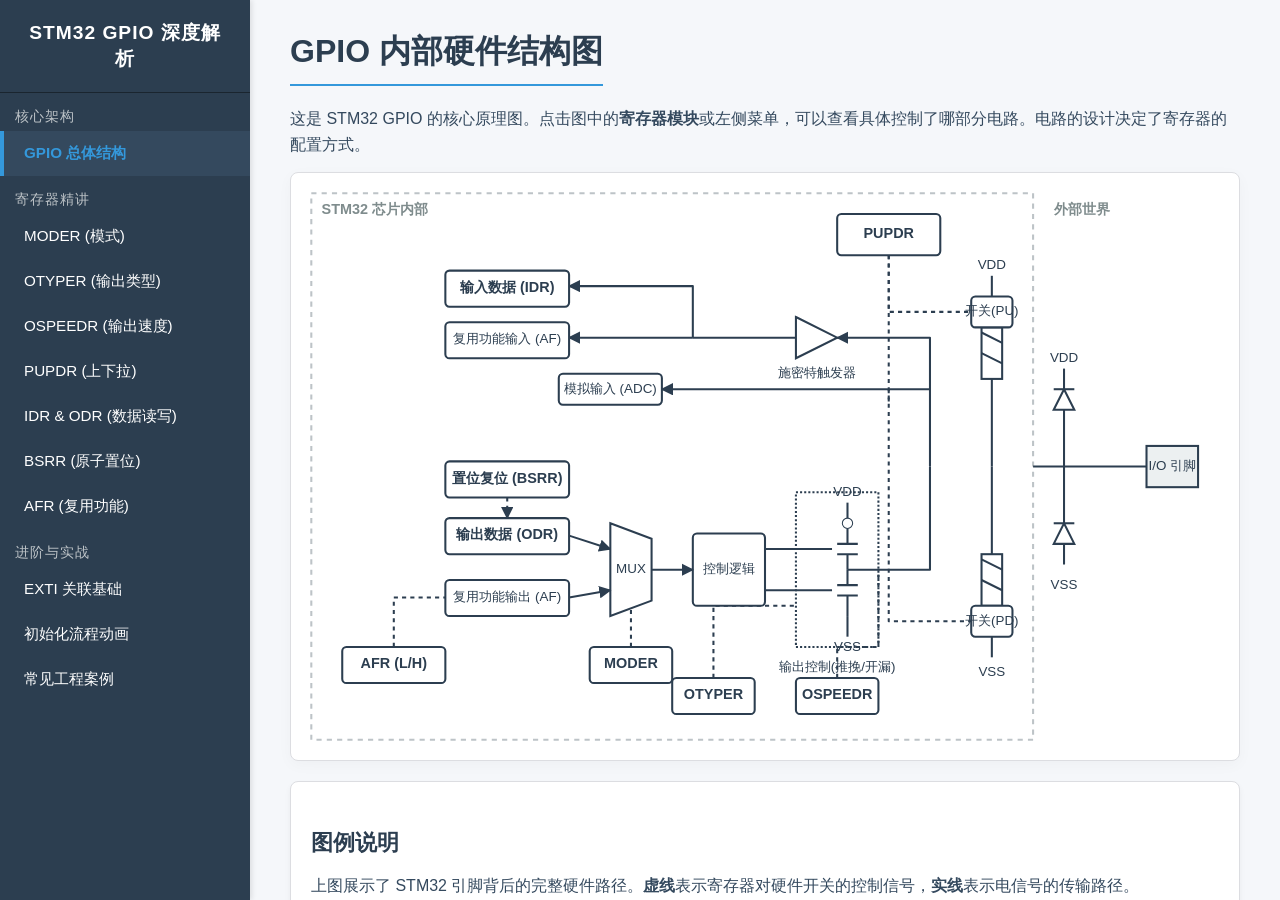
<file: GPIO/index.html>
<!DOCTYPE html>
<html lang="zh-CN">
<head>
  <meta charset="UTF-8" />
  <meta name="viewport" content="width=device-width, initial-scale=1.0" />
  <title>STM32 GPIO 交互式教学课件</title>
  <link rel="stylesheet" href="style.css" />
</head>
<body>
  <div id="sidebar">
    <div class="sidebar-title">STM32 GPIO 深度解析</div>

    <div class="nav-group">核心架构</div>
    <div class="nav-item active" onclick="switchTab('overview')">GPIO 总体结构</div>

    <div class="nav-group">寄存器精讲</div>
    <div class="nav-item" onclick="switchTab('moder')">MODER (模式)</div>
    <div class="nav-item" onclick="switchTab('otyper')">OTYPER (输出类型)</div>
    <div class="nav-item" onclick="switchTab('ospeedr')">OSPEEDR (输出速度)</div>
    <div class="nav-item" onclick="switchTab('pupdr')">PUPDR (上下拉)</div>
    <div class="nav-item" onclick="switchTab('idr-odr')">IDR & ODR (数据读写)</div>
    <div class="nav-item" onclick="switchTab('bsrr')">BSRR (原子置位)</div>
    <div class="nav-item" onclick="switchTab('afr')">AFR (复用功能)</div>

    <div class="nav-group">进阶与实战</div>
    <div class="nav-item" onclick="switchTab('exti')">EXTI 关联基础</div>
    <div class="nav-item" onclick="switchTab('init-flow')">初始化流程动画</div>
    <div class="nav-item" onclick="switchTab('cases')">常见工程案例</div>
  </div>

  <div id="main-content">
    <div id="overview" class="page active">
      <h1>GPIO 内部硬件结构图</h1>
      <p>
        这是 STM32 GPIO 的核心原理图。点击图中的<strong>寄存器模块</strong>或左侧菜单，可以查看具体控制了哪部分电路。电路的设计决定了寄存器的配置方式。
      </p>

      <div class="svg-container">
        <svg viewBox="0 0 900 550" id="main-gpio-svg">
          <defs>
            <marker id="arrow" viewBox="0 0 10 10" refX="9" refY="5" markerWidth="6" markerHeight="6" orient="auto">
              <path d="M 0 0 L 10 5 L 0 10 z" class="wire-arrow"></path>
            </marker>
          </defs>

          <rect x="10" y="10" width="700" height="530" fill="none" stroke="#bdc3c7" stroke-dasharray="5,5" stroke-width="2"></rect>
          <text x="20" y="30" fill="#7f8c8d" font-size="14" font-weight="bold">STM32 芯片内部</text>
          <text x="730" y="30" fill="#7f8c8d" font-size="14" font-weight="bold">外部世界</text>

          <path d="M 710 275 L 820 275" class="wire base-wire pad-wire"></path>
          <rect x="820" y="255" width="50" height="40" fill="#ecf0f1" stroke="#2c3e50" stroke-width="2"></rect>
          <text x="845" y="275" class="component-text">I/O 引脚</text>

          <path d="M 740 275 L 740 180" class="wire base-wire"></path>
          <path d="M 740 275 L 740 370" class="wire base-wire"></path>
          <polygon points="730,220 750,220 740,200" fill="#fff" stroke="#2c3e50" stroke-width="2"></polygon>
          <path d="M 730 200 L 750 200" class="wire"></path>
          <text x="740" y="170" class="component-text">VDD</text>
          <polygon points="730,350 750,350 740,330" fill="#fff" stroke="#2c3e50" stroke-width="2"></polygon>
          <path d="M 730 330 L 750 330" class="wire"></path>
          <text x="740" y="390" class="component-text">VSS</text>

          <g id="svg-reg-pupdr" onclick="switchTab('pupdr')">
            <path d="M 670 275 L 670 190" class="wire base-wire pupdr-wire"></path>
            <rect x="660" y="140" width="20" height="50" fill="#fff" stroke="#2c3e50" stroke-width="2"></rect>
            <path d="M 660 145 L 680 155 M 660 165 L 680 175" class="wire"></path>
            <rect x="650" y="110" width="40" height="30" rx="4" class="component-box"></rect>
            <text x="670" y="125" class="component-text">开关(PU)</text>
            <path d="M 670 110 L 670 90" class="wire"></path>
            <text x="670" y="80" class="component-text">VDD</text>

            <path d="M 670 275 L 670 360" class="wire base-wire pupdr-wire"></path>
            <rect x="660" y="360" width="20" height="50" fill="#fff" stroke="#2c3e50" stroke-width="2"></rect>
            <path d="M 660 365 L 680 375 M 660 385 L 680 395" class="wire"></path>
            <rect x="650" y="410" width="40" height="30" rx="4" class="component-box"></rect>
            <text x="670" y="425" class="component-text">开关(PD)</text>
            <path d="M 670 440 L 670 460" class="wire"></path>
            <text x="670" y="475" class="component-text">VSS</text>

            <rect x="520" y="30" width="100" height="40" rx="4" class="component-box reg-box"></rect>
            <text x="570" y="50" class="component-text component-title">PUPDR</text>
            <path d="M 570 70 L 570 125 L 650 125" class="wire ctrl-wire" stroke-dasharray="4,4"></path>
            <path d="M 570 70 L 570 425 L 650 425" class="wire ctrl-wire" stroke-dasharray="4,4"></path>
          </g>

          <path d="M 610 275 L 610 150 L 520 150" class="wire base-wire in-wire" marker-end="url(#arrow)"></path>
          <path d="M 610 200 L 350 200" class="wire base-wire in-wire" marker-end="url(#arrow)"></path>

          <rect x="250" y="185" width="100" height="30" rx="4" class="component-box"></rect>
          <text x="300" y="200" class="component-text">模拟输入 (ADC)</text>

          <path d="M 570 200 L 570 215" class="wire ctrl-wire" stroke-dasharray="4,4"></path>
          <polygon points="480,130 520,150 480,170" fill="#fff" stroke="#2c3e50" stroke-width="2"></polygon>
          <text x="500" y="185" class="component-text">施密特触发器</text>
          <path d="M 480 150 L 380 150" class="wire base-wire in-wire"></path>

          <path d="M 380 150 L 380 100 L 260 100" class="wire base-wire in-wire" marker-end="url(#arrow)"></path>
          <path d="M 380 150 L 260 150" class="wire base-wire in-wire" marker-end="url(#arrow)"></path>

          <g id="svg-reg-idr" onclick="switchTab('idr-odr')">
            <rect x="140" y="85" width="120" height="35" rx="4" class="component-box reg-box"></rect>
            <text x="200" y="102" class="component-text component-title">输入数据 (IDR)</text>
          </g>

          <rect x="140" y="135" width="120" height="35" rx="4" class="component-box"></rect>
          <text x="200" y="152" class="component-text">复用功能输入 (AF)</text>

          <g id="svg-reg-otyper" onclick="switchTab('otyper')">
            <rect x="480" y="300" width="80" height="150" fill="none" stroke="#2c3e50" stroke-width="2" stroke-dasharray="2,2"></rect>
            <text x="520" y="470" class="component-text">输出控制(推挽/开漏)</text>
            <circle cx="530" cy="330" r="5" fill="#fff" stroke="#2c3e50"></circle>
            <path d="M 530 335 L 530 350 M 520 350 L 540 350 M 520 360 L 540 360 M 530 360 L 530 375" class="wire"></path>
            <path d="M 530 310 L 530 325" class="wire"></path>
            <text x="530" y="300" class="component-text">VDD</text>
            <path d="M 530 375 L 530 390 M 520 390 L 540 390 M 520 400 L 540 400 M 530 400 L 530 420" class="wire"></path>
            <path d="M 530 420 L 530 440" class="wire"></path>
            <text x="530" y="450" class="component-text">VSS</text>
            <path d="M 530 375 L 610 375 L 610 275" class="wire base-wire out-wire"></path>
            <path d="M 450 355 L 515 355" class="wire base-wire out-wire"></path>
            <path d="M 450 395 L 515 395" class="wire base-wire out-wire"></path>

            <rect x="360" y="480" width="80" height="35" rx="4" class="component-box reg-box"></rect>
            <text x="400" y="497" class="component-text component-title">OTYPER</text>
            <path d="M 400 480 L 400 410 L 480 410" class="wire ctrl-wire" stroke-dasharray="4,4"></path>
          </g>

          <g id="svg-reg-ospeedr" onclick="switchTab('ospeedr')">
            <rect x="480" y="480" width="80" height="35" rx="4" class="component-box reg-box"></rect>
            <text x="520" y="497" class="component-text component-title">OSPEEDR</text>
            <path d="M 520 480 L 520 450 L 560 450 L 560 375" class="wire ctrl-wire" stroke-dasharray="4,4"></path>
          </g>

          <rect x="380" y="340" width="70" height="70" rx="4" fill="#fff" stroke="#2c3e50" stroke-width="2"></rect>
          <text x="415" y="375" class="component-text">控制逻辑</text>

          <g id="svg-reg-moder" onclick="switchTab('moder')">
            <polygon points="300,330 340,345 340,405 300,420" fill="#fff" stroke="#2c3e50" stroke-width="2"></polygon>
            <text x="320" y="375" class="component-text">MUX</text>
            <path d="M 340 375 L 380 375" class="wire base-wire out-wire" marker-end="url(#arrow)"></path>

            <rect x="280" y="450" width="80" height="35" rx="4" class="component-box reg-box"></rect>
            <text x="320" y="467" class="component-text component-title">MODER</text>
            <path d="M 320 450 L 320 410" class="wire ctrl-wire" stroke-dasharray="4,4"></path>
          </g>

          <g id="svg-reg-odr" onclick="switchTab('idr-odr')">
            <rect x="140" y="325" width="120" height="35" rx="4" class="component-box reg-box"></rect>
            <text x="200" y="342" class="component-text component-title">输出数据 (ODR)</text>
            <path d="M 260 342 L 300 355" class="wire base-wire out-wire" marker-end="url(#arrow)"></path>
          </g>

          <g id="svg-reg-bsrr" onclick="switchTab('bsrr')">
            <rect x="140" y="270" width="120" height="35" rx="4" class="component-box reg-box"></rect>
            <text x="200" y="287" class="component-text component-title">置位复位 (BSRR)</text>
            <path d="M 200 305 L 200 325" class="wire ctrl-wire" stroke-dasharray="4,4" marker-end="url(#arrow)"></path>
          </g>

          <g id="svg-reg-afr" onclick="switchTab('afr')">
            <rect x="140" y="385" width="120" height="35" rx="4" class="component-box"></rect>
            <text x="200" y="402" class="component-text">复用功能输出 (AF)</text>
            <path d="M 260 402 L 300 395" class="wire base-wire out-wire" marker-end="url(#arrow)"></path>

            <rect x="40" y="450" width="100" height="35" rx="4" class="component-box reg-box"></rect>
            <text x="90" y="467" class="component-text component-title">AFR (L/H)</text>
            <path d="M 90 450 L 90 402 L 140 402" class="wire ctrl-wire" stroke-dasharray="4,4"></path>
          </g>
        </svg>
      </div>

      <div class="card">
        <h2>图例说明</h2>
        <p>
          上图展示了 STM32 引脚背后的完整硬件路径。<strong>虚线</strong>表示寄存器对硬件开关的控制信号，<strong>实线</strong>表示电信号的传输路径。
        </p>
        <ul>
          <li>点击左侧菜单，或直接在图上点击含有方框的寄存器名称，可以查看详细的寄存器位说明。</li>
          <li><strong>MODER</strong> 决定了整个引脚的大方向（输入、输出、复用、模拟）。</li>
          <li>引脚电平本质上是通过驱动内部的 P-MOS（接高电平）和 N-MOS（接低电平）来实现的。</li>
        </ul>
      </div>
    </div>

    <div id="moder" class="page">
      <h1>MODER (端口模式寄存器)</h1>
      <p><strong>作用：</strong>这是配置 GPIO 的第一步，相当于总闸。它决定了引脚是输入、输出、复用还是模拟。</p>

      <div class="card">
        <h3>寄存器结构 (32位)</h3>
        <p>每 <strong>2 位</strong> 控制 1 个引脚。例如 Bit11 和 Bit10 控制 Pin5。</p>
        <div class="bit-field-container" id="bitfield-moder"></div>

        <div class="info-panel">
          <h4 id="moder-info-title">点击上方对应的位查看说明</h4>
          <p id="moder-info-desc">MODER 寄存器非常重要，配置错了引脚将完全不工作。默认复位状态通常为模拟模式(11)，以降低功耗。</p>
        </div>
      </div>
    </div>

    <div id="otyper" class="page">
      <h1>OTYPER (输出类型寄存器)</h1>
      <p><strong>作用：</strong>当 MODER 配置为输出或复用时生效。它决定输出电路是推挽还是开漏。</p>

      <div class="card">
        <h3>寄存器结构 (低16位有效)</h3>
        <p>每 <strong>1 位</strong> 控制 1 个引脚。0=推挽，1=开漏。</p>
        <div class="bit-field-container" id="bitfield-otyper"></div>

        <div class="info-panel">
          <h4 id="otyper-info-title">点击上方对应的位查看说明</h4>
          <p id="otyper-info-desc">主要决定输出电路是推挽还是开漏。高16位为保留位。</p>
        </div>

        <div class="case-grid">
          <div class="case-card">
            <h3>0: 推挽输出 (Push-Pull)</h3>
            <p><strong>原理：</strong>既能输出强高电平，也能输出强低电平。</p>
            <p><strong>用途：</strong>LED、数码管、普通数字信号输出，如 SPI SCK/MOSI。</p>
          </div>
          <div class="case-card">
            <h3>1: 开漏输出 (Open-Drain)</h3>
            <p><strong>原理：</strong>只能主动拉低，高电平依赖上拉电阻。</p>
            <p><strong>用途：</strong>I2C 总线、线与逻辑、电平转换。</p>
          </div>
        </div>
      </div>
    </div>

    <div id="ospeedr" class="page">
      <h1>OSPEEDR (输出速度寄存器)</h1>
      <p><strong>作用：</strong>控制引脚输出信号的边沿翻转速度（Slew Rate）。</p>

      <div class="card">
        <h3>寄存器结构 (32位)</h3>
        <p>每 <strong>2 位</strong> 控制 1 个引脚。速度分为低速、中速、高速、极高速。</p>
        <div class="bit-field-container" id="bitfield-ospeedr"></div>

        <div class="info-panel">
          <h4 id="ospeedr-info-title">点击上方对应的位查看说明</h4>
          <p id="ospeedr-info-desc">原则是：满足通信速率的前提下，速度越低越好，以减少 EMI。</p>
        </div>
      </div>
    </div>

    <div id="pupdr" class="page">
      <h1>PUPDR (上下拉寄存器)</h1>
      <p><strong>作用：</strong>控制引脚内部的弱上拉/下拉电阻开关，防止输入悬空。</p>

      <div class="card">
        <h3>寄存器结构 (32位)</h3>
        <p>每 <strong>2 位</strong> 控制 1 个引脚。00=无，01=上拉，10=下拉，11=保留。</p>
        <div class="bit-field-container" id="bitfield-pupdr"></div>

        <div class="info-panel">
          <h4 id="pupdr-info-title">点击上方对应的位查看说明</h4>
          <p id="pupdr-info-desc">防止输入悬空。外部已经有上下拉时，内部通常配置为 00。</p>
        </div>

        <table style="margin-top: 15px;">
          <tr><th>配置值</th><th>状态</th><th>常见应用场景</th></tr>
          <tr><td>00</td><td>无上下拉 (浮空)</td><td>标准推挽输出、ADC 模拟输入、外部自带上下拉的输入引脚。</td></tr>
          <tr><td>01</td><td>上拉 (Pull-Up)</td><td>按键检测（按键接地）、UART RX 空闲防干扰。</td></tr>
          <tr><td>10</td><td>下拉 (Pull-Down)</td><td>按键检测（按键接 VDD）、等待高电平触发的传感器。</td></tr>
        </table>
      </div>
    </div>

    <div id="idr-odr" class="page">
      <h1>IDR & ODR (数据寄存器)</h1>
      <p>这两个寄存器是与单片机交互最直接的窗口。一个读外部世界，一个写给外部世界。</p>

      <div class="case-grid">
        <div class="case-card">
          <h3>IDR (输入数据寄存器)</h3>
          <p><strong>只读</strong>，低 16 位有效。</p>
          <p>读取 IDR，就是读取引脚当前的真实电平状态。</p>
          <div class="code-box">uint16_t val = GPIOA->IDR;</div>
        </div>
        <div class="case-card">
          <h3>ODR (输出数据寄存器)</h3>
          <p><strong>可读可写</strong>，低 16 位有效。</p>
          <p>写 ODR 会改变输出锁存值。读取 ODR 返回的是你写入的值，而不是引脚外部真实电平。</p>
          <div class="code-box">GPIOA->ODR = 0xFFFF; // 全亮</div>
        </div>
      </div>
    </div>

    <div id="bsrr" class="page">
      <h1>BSRR (端口位设置/清除寄存器) ★重点</h1>
      <p><strong>作用：</strong>通过硬件实现对 ODR 某一位的<strong>原子级修改</strong>。</p>

      <div class="card">
        <h3>BSRR 结构 (32位)</h3>
        <ul>
          <li><strong>低16位：</strong>写 1 将 ODR 对应位置 1。</li>
          <li><strong>高16位：</strong>写 1 将 ODR 对应位清 0。</li>
        </ul>

        <div class="info-panel">
          <h4>为什么推荐 BSRR 而不是直接改 ODR？</h4>
          <p>因为直接对 ODR 做读-改-写，可能在中断场景下覆盖别的位修改。BSRR 是单次写入，属于原子操作，更安全也更高效。</p>
          <p><code>GPIOA->BSRR = (1 &lt;&lt; 5);</code> 置位 PA5</p>
          <p><code>GPIOA->BSRR = (1 &lt;&lt; (5 + 16));</code> 复位 PA5</p>
        </div>
      </div>
    </div>

    <div id="afr" class="page">
      <h1>AFRL & AFRH (复用功能寄存器)</h1>
      <p><strong>作用：</strong>当 MODER 配置为复用模式(10)时，用 AFR 选择该引脚连接到哪个外设。</p>

      <div class="card">
        <h3>寄存器结构</h3>
        <p>每个引脚需要 <strong>4 位</strong> 来选择 AF0 ~ AF15。</p>
        <ul>
          <li><strong>AFRL：</strong>控制 Pin0 ~ Pin7</li>
          <li><strong>AFRH：</strong>控制 Pin8 ~ Pin15</li>
        </ul>

        <div class="info-panel" style="border-color: #9b59b6;">
          <h4 style="color: #9b59b6;">配置示例：USART1_TX on PA9</h4>
          <p>1. MODER 把 PA9 配成复用模式 10。</p>
          <p>2. 查手册，PA9 对应 USART1_TX 为 AF7。</p>
          <p>3. 在 AFRH 中把 PA9 对应 4 位设置成 0111。</p>
        </div>
      </div>
    </div>

    <div id="exti" class="page">
      <h1>EXTI (外部中断) 与 GPIO 的关系</h1>
      <p>EXTI 不是 GPIO 寄存器，但经常和 GPIO 配合实现按键中断等功能。</p>

      <div class="card">
        <h3>中断线映射机制</h3>
        <p>STM32 有 16 根外部中断线 EXTI0 ~ EXTI15，对应 GPIO 的 16 个引脚编号。</p>
        <ul>
          <li>PA0、PB0、PC0... 只能有一个接到 EXTI0。</li>
          <li>PA1、PB1、PC1... 只能有一个接到 EXTI1。</li>
        </ul>
        <p>连接关系由 <strong>SYSCFG_EXTICRx</strong> 控制。</p>
        <ol>
          <li>开启 GPIO 和 SYSCFG 时钟</li>
          <li>配置 GPIO 为输入模式</li>
          <li>设置 SYSCFG 的 EXTI 端口映射</li>
          <li>配置 EXTI 的上升沿/下降沿触发和中断屏蔽</li>
          <li>在 NVIC 中开启中断并配置优先级</li>
        </ol>
      </div>
    </div>

    <div id="init-flow" class="page">
      <h1>GPIO 完整初始化流程</h1>
      <p>点击“下一步”，观察一个基础推挽输出是如何一步步初始化的。</p>

      <div class="anim-controls">
        <button class="btn" id="anim-prev" onclick="stepAnim(-1)" disabled>上一步</button>
        <div class="step-indicator" id="anim-step-text">第 0/6 步</div>
        <button class="btn btn-primary" id="anim-next" onclick="stepAnim(1)">下一步</button>
        <button class="btn" id="anim-reset" onclick="resetAnim()" style="margin-left:auto;">重置</button>
      </div>

      <div class="anim-desc" id="anim-desc-text">点击“下一步”开始演示如何将一个引脚配置为基础的推挽输出。</div>

      <div class="svg-container" style="text-align: center;">
        <svg viewBox="0 0 600 200" id="anim-svg" style="max-width:600px; margin: 0 auto;">
          <defs>
            <marker id="arrow2" viewBox="0 0 10 10" refX="9" refY="5" markerWidth="6" markerHeight="6" orient="auto">
              <path d="M 0 0 L 10 5 L 0 10 z" class="wire-arrow"></path>
            </marker>
          </defs>

          <rect id="anim-rcc" x="20" y="80" width="80" height="40" rx="4" class="component-box"></rect>
          <text x="60" y="100" class="component-text">RCC(时钟)</text>

          <path d="M 100 100 L 150 100" class="wire" marker-end="url(#arrow2)"></path>

          <rect id="anim-moder" x="150" y="20" width="80" height="40" rx="4" class="component-box"></rect>
          <text x="190" y="40" class="component-text">MODER</text>

          <rect id="anim-otyper" x="150" y="80" width="80" height="40" rx="4" class="component-box"></rect>
          <text x="190" y="100" class="component-text">OTYPER</text>

          <rect id="anim-ospeedr" x="150" y="140" width="80" height="40" rx="4" class="component-box"></rect>
          <text x="190" y="160" class="component-text">OSPEEDR</text>

          <rect id="anim-pupdr" x="270" y="80" width="80" height="40" rx="4" class="component-box"></rect>
          <text x="310" y="100" class="component-text">PUPDR</text>

          <path d="M 230 40 L 400 40 L 400 80" class="wire"></path>
          <path d="M 230 100 L 270 100" class="wire"></path>
          <path d="M 230 160 L 400 160 L 400 120" class="wire"></path>
          <path d="M 350 100 L 400 100" class="wire"></path>

          <rect id="anim-odr" x="400" y="80" width="80" height="40" rx="4" class="component-box"></rect>
          <text x="440" y="100" class="component-text">ODR/BSRR</text>

          <path d="M 480 100 L 530 100" class="wire" marker-end="url(#arrow2)"></path>

          <rect x="530" y="80" width="50" height="40" fill="#ecf0f1" stroke="#2c3e50" stroke-width="2"></rect>
          <text x="555" y="100" class="component-text">引脚</text>
        </svg>
      </div>
    </div>

    <div id="cases" class="page">
      <h1>经典配置案例</h1>
      <p>选择一个常见应用，查看对应底层寄存器如何配置。</p>

      <div class="case-grid">
        <div class="case-card" onclick="showCase('led')">
          <h3>1. 驱动 LED (推挽输出)</h3>
          <p>目标：控制 PA5 输出高低电平来闪烁 LED。</p>
        </div>
        <div class="case-card" onclick="showCase('btn')">
          <h3>2. 机械按键 (上拉输入)</h3>
          <p>目标：读取 PC13 按键状态，按键另一端接地。</p>
        </div>
        <div class="case-card" onclick="showCase('i2c')">
          <h3>3. I2C 总线 (开漏复用)</h3>
          <p>目标：将 PB6 设置为 I2C_SCL。</p>
        </div>
        <div class="case-card" onclick="showCase('usart')">
          <h3>4. 串口发送 (复用推挽)</h3>
          <p>目标：将 PA9 设置为 USART1_TX。</p>
        </div>
      </div>

      <div id="case-detail" class="card hidden">
        <h2 id="case-title" style="margin-top: 0;"></h2>
        <div style="display: flex; gap: 20px; flex-wrap: wrap;">
          <div style="flex: 1; min-width: 280px;">
            <ul id="case-desc"></ul>
          </div>
          <div style="flex: 1; min-width: 280px; background: #2c3e50; color: #ecf0f1; padding: 15px; border-radius: 8px; font-family: monospace;">
            <h4 style="color: #3498db; margin-bottom: 10px;">核心寄存器状态</h4>
            <div id="case-regs"></div>
          </div>
        </div>
      </div>
    </div>
  </div>

  <script src="script.js"></script>
</body>
</html>
</file>
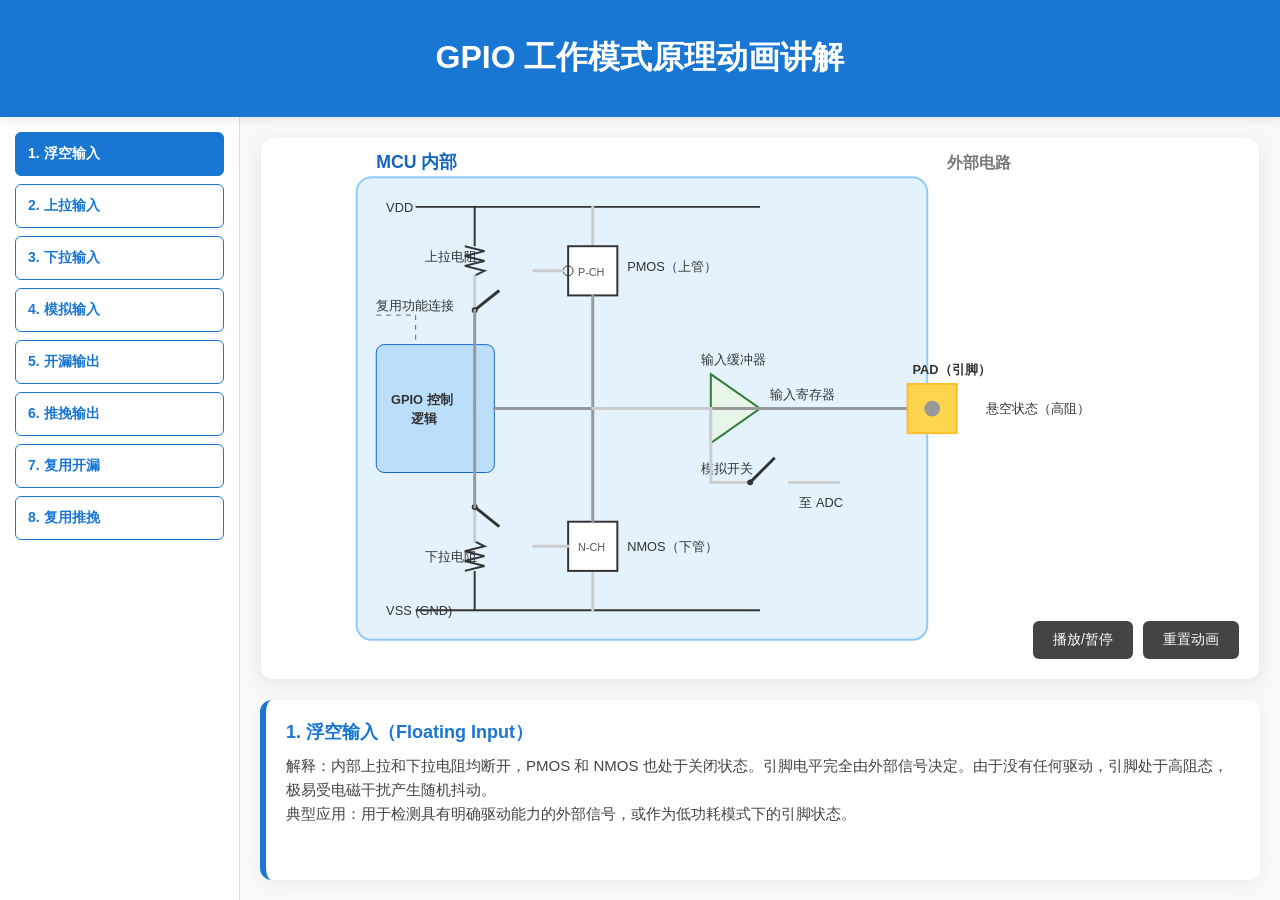
<file: GPIO_MODER/index.html>
<!DOCTYPE html>
<html lang="zh-CN">
<head>
  <meta charset="UTF-8" />
  <meta name="viewport" content="width=device-width, initial-scale=1.0" />
  <title>GPIO 工作模式原理动画讲解</title>
  <link rel="stylesheet" href="style.css" />
</head>
<body>
  <header>
    <h1>GPIO 工作模式原理动画讲解</h1>
  </header>

  <main>
    <div id="sidebar">
      <button class="mode-btn" onclick="setMode('floating')">1. 浮空输入</button>
      <button class="mode-btn" onclick="setMode('pullup')">2. 上拉输入</button>
      <button class="mode-btn" onclick="setMode('pulldown')">3. 下拉输入</button>
      <button class="mode-btn" onclick="setMode('analog')">4. 模拟输入</button>
      <button class="mode-btn" onclick="setMode('opendrain')">5. 开漏输出</button>
      <button class="mode-btn" onclick="setMode('pushpull')">6. 推挽输出</button>
      <button class="mode-btn" onclick="setMode('alt_opendrain')">7. 复用开漏</button>
      <button class="mode-btn" onclick="setMode('alt_pushpull')">8. 复用推挽</button>
    </div>

    <div id="content">
      <div id="canvas-container">
        <svg viewBox="0 0 900 550" id="circuit-svg">
          <rect x="40" y="40" width="580" height="470" rx="15" class="mcu-box" />
          <text x="60" y="30" class="mcu-label">MCU 内部</text>
          <text x="640" y="30" class="ext-label">外部电路</text>

          <line x1="100" y1="70" x2="450" y2="70" stroke="#333" stroke-width="2" />
          <text x="70" y="75" class="label-text">VDD</text>
          <line x1="100" y1="480" x2="450" y2="480" stroke="#333" stroke-width="2" />
          <text x="70" y="485" class="label-text">VSS (GND)</text>

          <path d="M160,70 L160,110 M150,110 L170,115 L150,120 L170,125 L150,130 L170,135 L160,140" class="resistor" />
          <line x1="160" y1="140" x2="160" y2="175" class="wire" id="pu-switch-wire" />
          <line x1="160" y1="175" x2="185" y2="155" class="switch-line" id="pu-switch" />
          <circle cx="160" cy="175" r="3" fill="#333" />
          <text x="110" y="125" class="label-text">上拉电阻</text>

          <path d="M160,480 L160,440 M150,440 L170,435 L150,430 L170,425 L150,420 L170,415 L160,410" class="resistor" />
          <line x1="160" y1="410" x2="160" y2="375" class="wire" id="pd-switch-wire" />
          <line x1="160" y1="375" x2="185" y2="395" class="switch-line" id="pd-switch" />
          <circle cx="160" cy="375" r="3" fill="#333" />
          <text x="110" y="430" class="label-text">下拉电阻</text>

          <line x1="280" y1="70" x2="280" y2="110" class="wire" id="pmos-top" />
          <rect x="255" y="110" width="50" height="50" class="component" id="pmos-body" />
          <circle cx="255" cy="135" r="5" fill="none" stroke="#333" id="pmos-gate-bubble" />
          <line x1="220" y1="135" x2="250" y2="135" class="wire" id="pmos-gate" />
          <text x="315" y="135" class="label-text">PMOS（上管）</text>
          <text x="265" y="140" class="mos-label">P-CH</text>

          <line x1="280" y1="480" x2="280" y2="440" class="wire" id="nmos-bottom" />
          <rect x="255" y="390" width="50" height="50" class="component" id="nmos-body" />
          <line x1="220" y1="415" x2="255" y2="415" class="wire" id="nmos-gate" />
          <text x="315" y="420" class="label-text">NMOS（下管）</text>
          <text x="265" y="420" class="mos-label">N-CH</text>

          <rect x="60" y="210" width="120" height="130" rx="8" fill="var(--logic-bg)" stroke="#1565c0" />
          <text x="75" y="270" class="label-text" style="font-weight: bold;">GPIO 控制</text>
          <text x="95" y="290" class="label-text" style="font-weight: bold;">逻辑</text>

          <path d="M60,180 L100,180 L100,210" fill="none" stroke="#666" stroke-dasharray="5" id="alt-func-path" />
          <text x="60" y="175" class="label-text" fill="#666">复用功能连接</text>

          <polygon points="400,240 450,275 400,310" class="buffer" id="input-buffer" />
          <text x="390" y="230" class="label-text">输入缓冲器</text>
          <line x1="450" y1="275" x2="520" y2="275" class="wire" id="input-to-reg" />
          <text x="460" y="265" class="label-text">输入寄存器</text>

          <line x1="400" y1="350" x2="440" y2="350" class="wire" id="analog-wire" />
          <line x1="440" y1="350" x2="465" y2="325" class="switch-line" id="analog-switch" />
          <circle cx="440" cy="350" r="3" fill="#333" />
          <text x="390" y="340" class="label-text">模拟开关</text>
          <line x1="480" y1="350" x2="530" y2="350" class="wire" id="to-adc" />
          <text x="490" y="375" class="label-text">至 ADC</text>

          <line x1="180" y1="275" x2="620" y2="275" class="wire" id="main-wire" />
          <line x1="160" y1="175" x2="160" y2="275" class="wire" id="pu-connect" />
          <line x1="160" y1="375" x2="160" y2="275" class="wire" id="pd-connect" />
          <line x1="280" y1="160" x2="280" y2="390" class="wire" id="mos-connect" />
          <line x1="280" y1="275" x2="400" y2="275" class="wire" />
          <line x1="400" y1="275" x2="400" y2="350" class="wire" />

          <rect x="600" y="250" width="50" height="50" class="pad" />
          <text x="605" y="240" class="label-text" style="font-weight: bold;">PAD（引脚）</text>

          <g id="ext-floating" visibility="hidden">
            <text x="680" y="280" class="label-text" fill="#999">悬空状态（高阻）</text>
          </g>

          <g id="ext-button-gnd" visibility="hidden">
            <line x1="650" y1="275" x2="730" y2="275" class="wire" id="ext-btn-wire" />
            <line x1="730" y1="275" x2="755" y2="250" class="switch-line" id="ext-btn" />
            <circle cx="730" cy="275" r="3" fill="#333" />
            <line x1="770" y1="275" x2="820" y2="275" class="wire" />
            <line x1="820" y1="275" x2="820" y2="310" class="wire" />
            <line x1="800" y1="310" x2="840" y2="310" stroke="#333" stroke-width="3" />
            <line x1="810" y1="318" x2="830" y2="318" stroke="#333" stroke-width="2" />
            <line x1="815" y1="325" x2="825" y2="325" stroke="#333" stroke-width="1" />
            <text x="720" y="235" class="label-text">外部按键</text>
            <text x="830" y="305" class="label-text">GND</text>
          </g>

          <g id="ext-led" visibility="hidden">
            <line x1="650" y1="275" x2="730" y2="275" class="wire" id="ext-led-wire" />
            <circle cx="750" cy="275" r="20" fill="none" stroke="#333" stroke-width="2" id="led-circle" />
            <path d="M740,265 L760,285 M760,265 L740,285" stroke="#333" stroke-width="2" />
            <line x1="770" y1="275" x2="820" y2="275" class="wire" />
            <line x1="820" y1="275" x2="820" y2="310" class="wire" />
            <line x1="800" y1="310" x2="840" y2="310" stroke="#333" stroke-width="3" />
            <text x="735" y="245" class="label-text">LED</text>
          </g>

          <g id="ext-i2c" visibility="hidden">
            <line x1="650" y1="275" x2="850" y2="275" class="wire" id="ext-i2c-wire" />
            <line x1="750" y1="275" x2="750" y2="120" class="wire" />
            <path d="M750,120 L750,160 M740,160 L760,165 L740,170 L760,175 L740,180 L760,185 L750,190" class="resistor" />
            <line x1="750" y1="190" x2="750" y2="210" class="wire" />
            <line x1="730" y1="120" x2="770" y2="120" stroke="#333" stroke-width="2" />
            <text x="780" y="175" class="label-text">外部上拉</text>
            <text x="730" y="110" class="label-text">VCC</text>
            <text x="780" y="265" class="label-text">I2C 总线</text>
          </g>

          <g id="ext-analog" visibility="hidden">
            <line x1="650" y1="275" x2="730" y2="275" class="wire" id="ext-ana-wire" />
            <rect x="730" y="250" width="80" height="50" fill="#fff" stroke="#333" stroke-width="2" />
            <text x="745" y="280" class="label-text">传感器</text>
            <path d="M770,300 L770,330 M755,330 L785,330" stroke="#333" stroke-width="2" />
          </g>

          <path id="flow-pu" d="M160,70 L160,275 L625,275" class="arrow" />
          <path id="flow-pd" d="M625,275 L160,275 L160,480" class="arrow" />
          <path id="flow-pp-high" d="M280,70 L280,275 L750,275 L750,310" class="arrow" />
          <path id="flow-pp-low" d="M750,310 L750,275 L280,275 L280,480" class="arrow" />
          <path id="flow-od-low" d="M750,120 L750,275 L280,275 L280,480" class="arrow" />
          <path id="flow-in" d="M625,275 L400,275 L450,275" class="arrow" />
          <path id="flow-ana" d="M625,275 L400,275 L400,350 L530,350" class="arrow" />

          <circle id="status-dot" cx="625" cy="275" r="8" class="status-dot hiz" />
        </svg>

        <div class="controls">
          <button class="ctrl-btn" onclick="toggleAnimation()">播放/暂停</button>
          <button class="ctrl-btn" onclick="resetAnimation()">重置动画</button>
        </div>
      </div>

      <div id="info-panel">
        <h3 id="info-title">请选择一个 GPIO 模式</h3>
        <p id="info-text">点击左侧按钮，查看不同模式下的内部电路逻辑、电流流向及电平状态变化。</p>
      </div>
    </div>
  </main>

  <script src="script.js"></script>
</body>
</html>
</file>
<file: GPIO/style.css>
:root {
  --bg-color: #f5f7fa;
  --sidebar-bg: #2c3e50;
  --sidebar-hover: #34495e;
  --sidebar-active: #3498db;
  --text-main: #2c3e50;
  --text-light: #7f8c8d;
  --white: #ffffff;
  --border-color: #dcdde1;
  --high-lvl: #e74c3c;   /* 高电平 */
  --low-lvl: #3498db;    /* 低电平 */
  --high-z: #95a5a6;     /* 高阻态 */
  --highlight: #f39c12;  /* 激活高亮 */
  --highlight-bg: #fef9e7;
  --font-main: -apple-system, BlinkMacSystemFont, "Segoe UI", Roboto, "Helvetica Neue", Arial, sans-serif;
}

* {
  margin: 0;
  padding: 0;
  box-sizing: border-box;
}

body {
  font-family: var(--font-main);
  background-color: var(--bg-color);
  color: var(--text-main);
  display: flex;
  height: 100vh;
  overflow: hidden;
}

#sidebar {
  width: 250px;
  background-color: var(--sidebar-bg);
  color: var(--white);
  display: flex;
  flex-direction: column;
  overflow-y: auto;
  box-shadow: 2px 0 5px rgba(0, 0, 0, 0.1);
  z-index: 10;
}

.sidebar-title {
  padding: 20px;
  font-size: 1.2rem;
  font-weight: bold;
  text-align: center;
  border-bottom: 1px solid #1a252f;
  letter-spacing: 1px;
}

.nav-group {
  padding: 15px 15px 5px 15px;
  font-size: 0.85rem;
  color: #bdc3c7;
  text-transform: uppercase;
  letter-spacing: 1px;
}

.nav-item {
  padding: 12px 20px;
  cursor: pointer;
  border-left: 4px solid transparent;
  transition: all 0.2s;
  font-size: 0.95rem;
}

.nav-item:hover {
  background-color: var(--sidebar-hover);
}

.nav-item.active {
  background-color: var(--sidebar-hover);
  border-left-color: var(--sidebar-active);
  color: var(--sidebar-active);
  font-weight: bold;
}

#main-content {
  flex: 1;
  padding: 30px 40px;
  overflow-y: auto;
  position: relative;
}

.page {
  display: none;
  animation: fadeIn 0.4s ease-out;
  max-width: 1000px;
  margin: 0 auto;
}

.page.active {
  display: block;
}

@keyframes fadeIn {
  from {
    opacity: 0;
    transform: translateY(10px);
  }
  to {
    opacity: 1;
    transform: translateY(0);
  }
}

h1 {
  font-size: 2rem;
  margin-bottom: 20px;
  border-bottom: 2px solid var(--sidebar-active);
  padding-bottom: 10px;
  display: inline-block;
}

h2 {
  font-size: 1.4rem;
  margin: 25px 0 15px 0;
  color: var(--sidebar-bg);
}

h3 {
  margin-bottom: 10px;
}

p {
  line-height: 1.6;
  margin-bottom: 15px;
  color: #34495e;
}

ul, ol {
  margin-left: 20px;
  margin-bottom: 15px;
  line-height: 1.6;
}

.card {
  background: var(--white);
  border-radius: 8px;
  padding: 20px;
  box-shadow: 0 4px 6px rgba(0, 0, 0, 0.05);
  margin-bottom: 20px;
  border: 1px solid var(--border-color);
}

.svg-container {
  width: 100%;
  background: var(--white);
  border: 1px solid var(--border-color);
  border-radius: 8px;
  padding: 10px;
  box-shadow: 0 4px 15px rgba(0, 0, 0, 0.03);
  margin-bottom: 20px;
  overflow: visible;
}

svg {
  width: 100%;
  height: auto;
  display: block;
}

.wire {
  fill: none;
  stroke: var(--text-main);
  stroke-width: 2;
  stroke-linejoin: round;
  transition: stroke 0.3s;
}

.wire-arrow {
  fill: var(--text-main);
  transition: fill 0.3s;
}

.component-box {
  fill: var(--white);
  stroke: var(--text-main);
  stroke-width: 2;
  transition: all 0.3s;
  cursor: pointer;
  rx: 4;
}

.component-box:hover {
  fill: #ecf0f1;
  stroke: var(--sidebar-active);
}

.component-text {
  font-family: var(--font-main);
  font-size: 13px;
  fill: var(--text-main);
  text-anchor: middle;
  dominant-baseline: middle;
  pointer-events: none;
}

.component-title {
  font-weight: bold;
  font-size: 14px;
}

.hl-active .component-box,
#anim-svg .hl-active {
  fill: var(--highlight-bg) !important;
  stroke: var(--highlight) !important;
  stroke-width: 3 !important;
}

.hl-active .component-text {
  fill: #d35400;
  font-weight: bold;
}

.bit-field-container {
  display: flex;
  flex-direction: column;
  gap: 10px;
  margin: 20px 0;
}

.bit-row {
  display: flex;
  width: 100%;
  border: 1px solid var(--border-color);
  border-radius: 4px;
  overflow: hidden;
}

.bit-cell {
  flex: 1;
  text-align: center;
  border-right: 1px solid var(--border-color);
  background: #f8f9fa;
  cursor: pointer;
  transition: background 0.2s;
  display: flex;
  flex-direction: column;
  justify-content: center;
  padding: 8px 0;
  position: relative;
}

.bit-cell:last-child {
  border-right: none;
}

.bit-cell:hover {
  background: #e8f4f8;
}

.bit-cell.active-bit {
  background: var(--highlight-bg);
  box-shadow: inset 0 0 0 2px var(--highlight);
}

.bit-num {
  font-size: 10px;
  color: var(--text-light);
  margin-bottom: 4px;
}

.bit-val {
  font-family: monospace;
  font-size: 16px;
  font-weight: bold;
  color: var(--sidebar-bg);
}

.group-2 .bit-cell:nth-child(even) {
  border-right: 2px solid #bdc3c7;
}

.group-4 .bit-cell:nth-child(4n) {
  border-right: 2px solid #bdc3c7;
}

.info-panel {
  background: #e8f4f8;
  border-left: 4px solid var(--sidebar-active);
  padding: 15px;
  margin-top: 15px;
  border-radius: 0 4px 4px 0;
  min-height: 80px;
}

.info-panel h4 {
  color: var(--sidebar-active);
  margin-bottom: 8px;
}

.anim-controls {
  display: flex;
  align-items: center;
  gap: 15px;
  background: var(--white);
  padding: 15px;
  border-radius: 8px;
  border: 1px solid var(--border-color);
  margin-bottom: 20px;
}

.btn {
  padding: 8px 16px;
  background: var(--sidebar-bg);
  color: white;
  border: none;
  border-radius: 4px;
  cursor: pointer;
  font-size: 14px;
  transition: background 0.2s;
}

.btn:hover {
  background: var(--sidebar-active);
}

.btn:disabled {
  background: #bdc3c7;
  cursor: not-allowed;
}

.btn-primary {
  background: var(--sidebar-active);
}

.btn-primary:hover {
  background: #2980b9;
}

.step-indicator {
  flex: 1;
  text-align: center;
  font-weight: bold;
  color: var(--text-main);
}

.anim-desc {
  font-size: 1.05rem;
  padding: 20px;
  background: #fff3e0;
  border-radius: 8px;
  border: 1px solid #ffe0b2;
  margin-bottom: 20px;
  min-height: 80px;
}

.case-grid {
  display: grid;
  grid-template-columns: repeat(2, 1fr);
  gap: 20px;
  margin-bottom: 20px;
}

.case-card {
  border: 1px solid var(--border-color);
  border-radius: 8px;
  padding: 20px;
  cursor: pointer;
  transition: all 0.2s;
  background: var(--white);
}

.case-card:hover {
  transform: translateY(-3px);
  box-shadow: 0 6px 12px rgba(0, 0, 0, 0.1);
  border-color: var(--sidebar-active);
}

.case-card h3 {
  color: var(--sidebar-active);
  margin-bottom: 10px;
}

table {
  width: 100%;
  border-collapse: collapse;
  margin-bottom: 15px;
}

th, td {
  border: 1px solid var(--border-color);
  padding: 10px;
  text-align: left;
  font-size: 14px;
}

th {
  background: #f8f9fa;
  color: var(--sidebar-bg);
}

.code-box {
  font-family: monospace;
  background: #f0f0f0;
  padding: 10px;
  margin-top: 10px;
  border-radius: 6px;
}

.hidden {
  display: none !important;
}

@media (max-width: 900px) {
  body {
    flex-direction: column;
    height: auto;
    overflow: auto;
  }

  #sidebar {
    width: 100%;
    height: auto;
  }

  #main-content {
    padding: 20px;
  }

  .case-grid {
    grid-template-columns: 1fr;
  }
}
</file>
<file: GPIO_MODER/style.css>
:root {
  --mcu-bg: #e3f2fd;
  --ext-bg: #ffffff;
  --high-color: #ff4444;
  --low-color: #4444ff;
  --hiz-color: #999999;
  --wire-off: #cccccc;
  --wire-on: #333333;
  --arrow-color: #ffd700;
  --logic-bg: #bbdefb;
}

* {
  box-sizing: border-box;
}

body {
  font-family: "Microsoft YaHei", sans-serif;
  background-color: #f0f2f5;
  margin: 0;
  padding: 0;
  display: flex;
  flex-direction: column;
  height: 100vh;
  overflow: hidden;
}

header {
  background-color: #1976d2;
  color: white;
  padding: 15px;
  text-align: center;
  box-shadow: 0 2px 10px rgba(0, 0, 0, 0.1);
  z-index: 10;
}

main {
  display: flex;
  flex: 1;
  overflow: hidden;
}

#sidebar {
  width: 240px;
  background-color: #fff;
  border-right: 1px solid #ddd;
  padding: 15px;
  display: flex;
  flex-direction: column;
  gap: 8px;
  overflow-y: auto;
  box-shadow: 2px 0 5px rgba(0, 0, 0, 0.05);
}

.mode-btn {
  padding: 12px;
  border: 1px solid #1976d2;
  background: white;
  color: #1976d2;
  cursor: pointer;
  border-radius: 6px;
  transition: all 0.2s;
  text-align: left;
  font-weight: bold;
  font-size: 14px;
}

.mode-btn:hover {
  background: #e3f2fd;
}

.mode-btn.active {
  background: #1976d2;
  color: white;
}

#content {
  flex: 1;
  display: flex;
  flex-direction: column;
  padding: 20px;
  background: #f8f9fa;
  position: relative;
}

#canvas-container {
  flex: 1;
  background: white;
  border-radius: 12px;
  box-shadow: 0 4px 20px rgba(0, 0, 0, 0.08);
  position: relative;
  display: flex;
  justify-content: center;
  align-items: center;
  overflow: hidden;
  border: 1px solid #eee;
}

#info-panel {
  height: 180px;
  background: white;
  margin-top: 20px;
  padding: 20px;
  border-radius: 12px;
  border-left: 6px solid #1976d2;
  box-shadow: 0 4px 15px rgba(0, 0, 0, 0.05);
  overflow-y: auto;
}

#info-title {
  margin: 0 0 10px 0;
  color: #1976d2;
  font-size: 18px;
}

#info-text {
  font-size: 15px;
  line-height: 1.6;
  color: #444;
  white-space: pre-line;
  margin: 0;
}

.controls {
  position: absolute;
  bottom: 20px;
  right: 20px;
  display: flex;
  gap: 10px;
}

.ctrl-btn {
  padding: 10px 20px;
  background: #444;
  color: white;
  border: none;
  border-radius: 6px;
  cursor: pointer;
  font-size: 14px;
  transition: background 0.2s;
}

.ctrl-btn:hover {
  background: #222;
}

svg {
  width: 100%;
  height: 100%;
  max-width: 1000px;
}

.mcu-box {
  fill: var(--mcu-bg);
  stroke: #90caf9;
  stroke-width: 2;
}

.ext-label {
  font-size: 16px;
  font-weight: bold;
  fill: #777;
}

.mcu-label {
  font-size: 18px;
  font-weight: bold;
  fill: #1565c0;
}

.wire {
  fill: none;
  stroke: var(--wire-off);
  stroke-width: 3;
  transition: stroke 0.3s;
  stroke-linecap: round;
}

.wire-active {
  stroke: var(--wire-on);
}

.wire-high {
  stroke: var(--high-color);
}

.wire-low {
  stroke: var(--low-color);
}

.wire-hiz {
  stroke: var(--hiz-color);
}

.component {
  fill: white;
  stroke: #333;
  stroke-width: 2;
}

.resistor {
  fill: none;
  stroke: #333;
  stroke-width: 2;
}

.arrow {
  fill: none;
  stroke: var(--arrow-color);
  stroke-width: 4;
  stroke-dasharray: 12, 12;
  visibility: hidden;
  stroke-linecap: round;
}

@keyframes flow {
  to {
    stroke-dashoffset: -24;
  }
}

.flowing {
  visibility: visible;
  animation: flow 0.8s linear infinite;
}

.switch-line {
  stroke: #333;
  stroke-width: 3;
  transition: transform 0.3s;
  transform-origin: center;
}

.switch-closed {
  transform: rotate(-35deg);
}

.pad {
  fill: #ffd54f;
  stroke: #fbc02d;
  stroke-width: 2;
}

.buffer {
  fill: #fff;
  stroke: #333;
  stroke-width: 2;
}

.status-dot {
  transition: fill 0.3s;
}

.high {
  fill: var(--high-color);
}

.low {
  fill: var(--low-color);
}

.hiz {
  fill: var(--hiz-color);
}

.label-text {
  font-size: 13px;
  fill: #333;
  font-weight: 500;
}

.mos-label {
  font-size: 11px;
  fill: #555;
}
</file>
